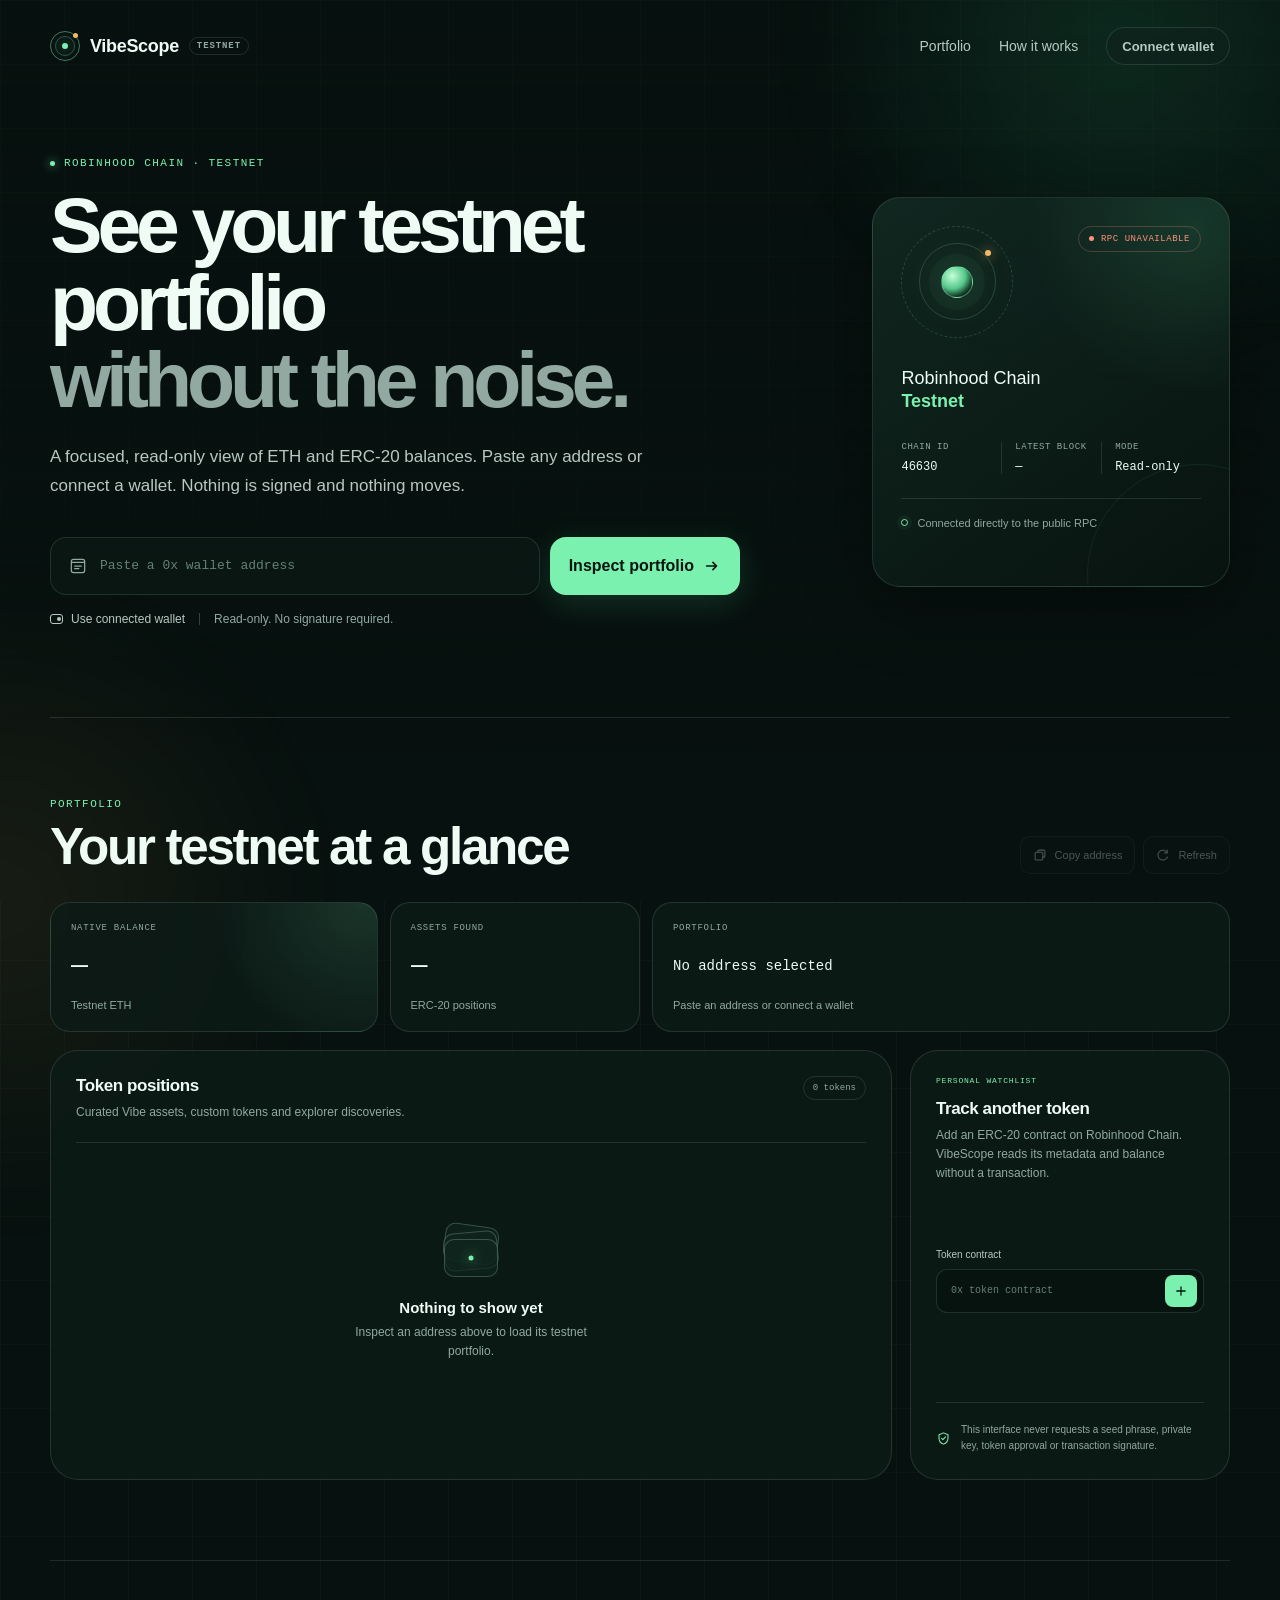
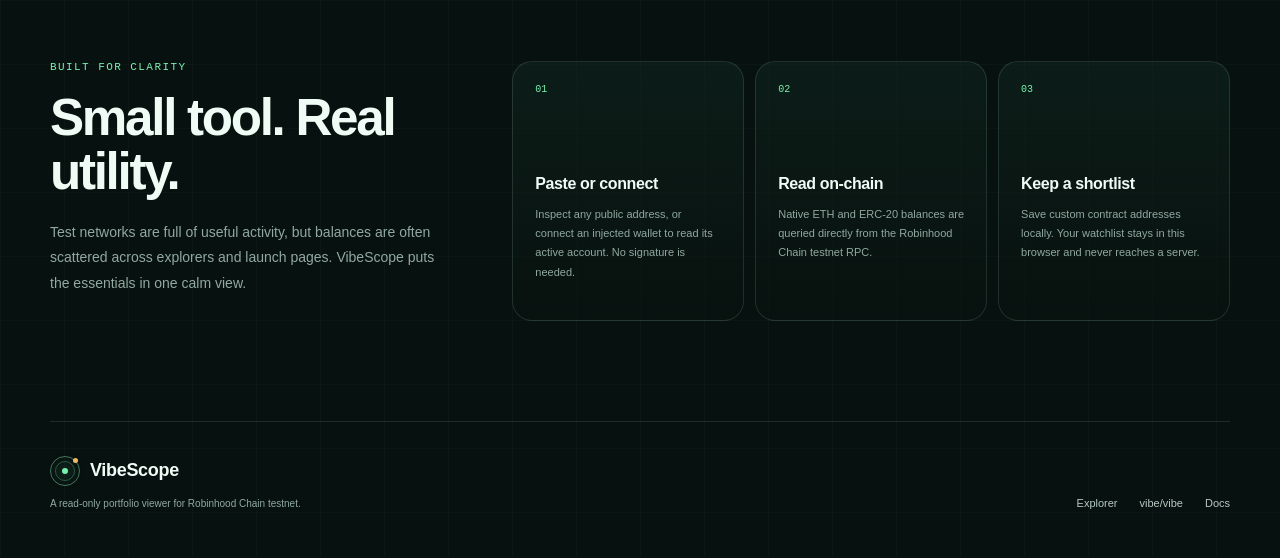
<file: index.html>
<!doctype html>
<html lang="en">
  <head>
    <meta charset="UTF-8" />
    <meta name="viewport" content="width=device-width, initial-scale=1.0" />
    <meta
      name="description"
      content="VibeScope is a read-only portfolio viewer for the Robinhood Chain testnet. Inspect ETH and ERC-20 balances without signing transactions."
    />
    <meta name="theme-color" content="#081311" />
    <meta property="og:title" content="VibeScope — Robinhood Chain portfolio viewer" />
    <meta
      property="og:description"
      content="A focused, read-only testnet portfolio explorer. No signatures. No transactions. Just a clear view of your assets."
    />
    <meta property="og:type" content="website" />
    <title>VibeScope — Robinhood Chain portfolio viewer</title>
    <link rel="icon" href="favicon.svg" type="image/svg+xml" />
    <link rel="stylesheet" href="styles.css" />
  </head>
  <body>
    <div class="page-glow page-glow-one" aria-hidden="true"></div>
    <div class="page-glow page-glow-two" aria-hidden="true"></div>

    <header class="site-header">
      <a class="brand" href="#" aria-label="VibeScope home">
        <span class="brand-mark" aria-hidden="true">
          <span></span>
        </span>
        <span class="brand-name">VibeScope</span>
        <span class="brand-tag">testnet</span>
      </a>

      <nav class="site-nav" aria-label="Primary navigation">
        <a href="#portfolio">Portfolio</a>
        <a href="#how-it-works">How it works</a>
        <button class="button button-small button-ghost" type="button" data-connect>
          Connect wallet
        </button>
      </nav>
    </header>

    <main>
      <section class="hero" aria-labelledby="hero-title">
        <div class="hero-copy">
          <div class="eyebrow">
            <span class="eyebrow-dot" aria-hidden="true"></span>
            Robinhood Chain · Testnet
          </div>
          <h1 id="hero-title">
            See your testnet portfolio
            <span>without the noise.</span>
          </h1>
          <p class="hero-intro">
            A focused, read-only view of ETH and ERC-20 balances. Paste any
            address or connect a wallet. Nothing is signed and nothing moves.
          </p>

          <form class="address-form" id="addressForm">
            <label class="sr-only" for="addressInput">Wallet address</label>
            <div class="address-input-wrap">
              <svg viewBox="0 0 24 24" aria-hidden="true">
                <path
                  d="M4 7.5h16M6.5 4h11A2.5 2.5 0 0 1 20 6.5v11a2.5 2.5 0 0 1-2.5 2.5h-11A2.5 2.5 0 0 1 4 17.5v-11A2.5 2.5 0 0 1 6.5 4Z"
                />
                <path d="M8 12h8M8 15h5" />
              </svg>
              <input
                id="addressInput"
                name="address"
                type="text"
                inputmode="text"
                autocomplete="off"
                autocapitalize="off"
                spellcheck="false"
                placeholder="Paste a 0x wallet address"
                aria-describedby="addressHelp"
              />
            </div>
            <button class="button button-primary" id="inspectButton" type="submit">
              <span>Inspect portfolio</span>
              <svg viewBox="0 0 20 20" aria-hidden="true">
                <path d="M4 10h11M11 6l4 4-4 4" />
              </svg>
            </button>
          </form>

          <div class="hero-actions">
            <button class="text-button" type="button" data-connect>
              <span class="wallet-icon" aria-hidden="true"></span>
              Use connected wallet
            </button>
            <span class="action-divider" aria-hidden="true"></span>
            <span id="addressHelp">Read-only. No signature required.</span>
          </div>
        </div>

        <aside class="network-card" aria-label="Network status">
          <div class="network-card-top">
            <div class="network-orbit" aria-hidden="true">
              <span class="orbit orbit-one"></span>
              <span class="orbit orbit-two"></span>
              <span class="orbit-core"></span>
            </div>
            <span class="status-pill" id="networkStatus">
              <span class="status-dot" id="networkDot"></span>
              <span id="networkText">Checking network</span>
            </span>
          </div>

          <div class="network-title">
            <span>Robinhood Chain</span>
            <strong>Testnet</strong>
          </div>

          <dl class="network-facts">
            <div>
              <dt>Chain ID</dt>
              <dd>46630</dd>
            </div>
            <div>
              <dt>Latest block</dt>
              <dd id="blockNumber">—</dd>
            </div>
            <div>
              <dt>Mode</dt>
              <dd>Read-only</dd>
            </div>
          </dl>

          <div class="network-foot">
            <span class="pulse-ring" aria-hidden="true"></span>
            <span>Connected directly to the public RPC</span>
          </div>
        </aside>
      </section>

      <section class="portfolio-section" id="portfolio" aria-labelledby="portfolio-title">
        <div class="section-heading">
          <div>
            <p class="eyebrow">Portfolio</p>
            <h2 id="portfolio-title">Your testnet at a glance</h2>
          </div>
          <div class="portfolio-tools">
            <button class="icon-button" id="copyAddressButton" type="button" disabled>
              <svg viewBox="0 0 20 20" aria-hidden="true">
                <path d="M7 6V4.5A1.5 1.5 0 0 1 8.5 3h7A1.5 1.5 0 0 1 17 4.5v7a1.5 1.5 0 0 1-1.5 1.5H14" />
                <rect x="3" y="6" width="11" height="11" rx="1.5" />
              </svg>
              <span>Copy address</span>
            </button>
            <button class="icon-button" id="refreshButton" type="button" disabled>
              <svg viewBox="0 0 20 20" aria-hidden="true">
                <path d="M16 7a7 7 0 1 0 .3 5.8M16 3v4h-4" />
              </svg>
              <span>Refresh</span>
            </button>
          </div>
        </div>

        <div class="dashboard" id="dashboard" aria-busy="false">
          <div class="portfolio-summary">
            <article class="summary-card summary-balance">
              <span class="summary-label">Native balance</span>
              <strong id="statBalance">—</strong>
              <span class="summary-caption">Testnet ETH</span>
            </article>
            <article class="summary-card">
              <span class="summary-label">Assets found</span>
              <strong id="statAssets">—</strong>
              <span class="summary-caption">ERC-20 positions</span>
            </article>
            <article class="summary-card summary-address">
              <span class="summary-label">Portfolio</span>
              <strong id="statAddress">No address selected</strong>
              <span class="summary-caption" id="statAddressCaption">
                Paste an address or connect a wallet
              </span>
            </article>
          </div>

          <div class="assets-panel">
            <div class="panel-heading">
              <div>
                <h3>Token positions</h3>
                <p>Curated Vibe assets, custom tokens and explorer discoveries.</p>
              </div>
              <span class="asset-count" id="assetCount">0 tokens</span>
            </div>

            <div class="asset-state" id="assetState">
              <div class="empty-illustration" aria-hidden="true">
                <span></span>
                <span></span>
                <span></span>
              </div>
              <h4>Nothing to show yet</h4>
              <p>Inspect an address above to load its testnet portfolio.</p>
            </div>

            <div class="asset-grid" id="assetGrid" hidden></div>
            <p class="discovery-note" id="discoveryNote" hidden></p>
          </div>

          <aside class="watch-panel">
            <div>
              <span class="panel-kicker">Personal watchlist</span>
              <h3>Track another token</h3>
              <p>
                Add an ERC-20 contract on Robinhood Chain. VibeScope reads its
                metadata and balance without a transaction.
              </p>
            </div>

            <form id="addTokenForm">
              <label for="tokenAddressInput">Token contract</label>
              <div class="compact-input">
                <input
                  id="tokenAddressInput"
                  type="text"
                  autocomplete="off"
                  autocapitalize="off"
                  spellcheck="false"
                  placeholder="0x token contract"
                />
                <button id="addTokenButton" type="submit" aria-label="Add token">
                  <svg viewBox="0 0 20 20" aria-hidden="true">
                    <path d="M10 4v12M4 10h12" />
                  </svg>
                </button>
              </div>
              <p class="form-feedback" id="tokenFeedback" aria-live="polite"></p>
            </form>

            <div class="safety-note">
              <svg viewBox="0 0 20 20" aria-hidden="true">
                <path d="M10 2.5 16 5v4.6c0 3.6-2.3 6.6-6 7.9-3.7-1.3-6-4.3-6-7.9V5l6-2.5Z" />
                <path d="m7.5 9.8 1.7 1.7 3.5-3.7" />
              </svg>
              <span>
                This interface never requests a seed phrase, private key, token
                approval or transaction signature.
              </span>
            </div>
          </aside>
        </div>
      </section>

      <section class="how-section" id="how-it-works" aria-labelledby="how-title">
        <div class="how-heading">
          <p class="eyebrow">Built for clarity</p>
          <h2 id="how-title">Small tool. Real utility.</h2>
          <p>
            Test networks are full of useful activity, but balances are often
            scattered across explorers and launch pages. VibeScope puts the
            essentials in one calm view.
          </p>
        </div>

        <div class="feature-grid">
          <article class="feature-card">
            <span class="feature-number">01</span>
            <h3>Paste or connect</h3>
            <p>
              Inspect any public address, or connect an injected wallet to read
              its active account. No signature is needed.
            </p>
          </article>
          <article class="feature-card">
            <span class="feature-number">02</span>
            <h3>Read on-chain</h3>
            <p>
              Native ETH and ERC-20 balances are queried directly from the
              Robinhood Chain testnet RPC.
            </p>
          </article>
          <article class="feature-card">
            <span class="feature-number">03</span>
            <h3>Keep a shortlist</h3>
            <p>
              Save custom contract addresses locally. Your watchlist stays in
              this browser and never reaches a server.
            </p>
          </article>
        </div>
      </section>
    </main>

    <footer class="site-footer">
      <div>
        <a class="brand footer-brand" href="#" aria-label="VibeScope home">
          <span class="brand-mark" aria-hidden="true"><span></span></span>
          <span class="brand-name">VibeScope</span>
        </a>
        <p>A read-only portfolio viewer for Robinhood Chain testnet.</p>
      </div>
      <div class="footer-links">
        <a href="https://explorer.testnet.chain.robinhood.com" target="_blank" rel="noreferrer">
          Explorer
        </a>
        <a href="https://testnet.vibevibe.fun" target="_blank" rel="noreferrer">
          vibe/vibe
        </a>
        <a href="README.md">Docs</a>
      </div>
    </footer>

    <div class="toast" id="toast" role="status" aria-live="polite"></div>

    <script src="app.js" defer></script>
  </body>
</html>
</file>
<file: styles.css>
:root {
  color-scheme: dark;
  --bg: #07110f;
  --bg-raised: #0b1815;
  --panel: rgba(13, 28, 24, 0.82);
  --panel-solid: #0d1c18;
  --panel-hover: #11251f;
  --line: rgba(204, 255, 225, 0.12);
  --line-strong: rgba(204, 255, 225, 0.22);
  --text: #effcf5;
  --muted: #91a9a0;
  --muted-bright: #b7c9c1;
  --green: #7bf1b0;
  --green-bright: #b7ffd3;
  --green-dark: #123d2c;
  --mint: #b6f9d4;
  --amber: #f3ba65;
  --danger: #ff907d;
  --shadow: 0 20px 70px rgba(0, 0, 0, 0.32);
  --radius-xl: 28px;
  --radius-lg: 20px;
  --radius-md: 14px;
  --radius-sm: 10px;
  --font-display: "Avenir Next", "Helvetica Neue", Helvetica, sans-serif;
  --font-body: "Avenir Next", "Helvetica Neue", Helvetica, sans-serif;
  --font-mono: "SFMono-Regular", "Cascadia Code", "Roboto Mono", monospace;
}

* {
  box-sizing: border-box;
}

[hidden] {
  display: none !important;
}

html {
  scroll-behavior: smooth;
}

body {
  min-width: 320px;
  margin: 0;
  overflow-x: hidden;
  background:
    linear-gradient(rgba(255, 255, 255, 0.018) 1px, transparent 1px),
    linear-gradient(90deg, rgba(255, 255, 255, 0.018) 1px, transparent 1px),
    var(--bg);
  background-size: 64px 64px;
  color: var(--text);
  font-family: var(--font-body);
  -webkit-font-smoothing: antialiased;
}

body::before {
  position: fixed;
  z-index: -1;
  inset: 0;
  background: linear-gradient(180deg, rgba(7, 17, 15, 0.2), var(--bg) 85%);
  content: "";
  pointer-events: none;
}

a {
  color: inherit;
  text-decoration: none;
}

button,
input {
  font: inherit;
}

button {
  color: inherit;
}

button,
a {
  -webkit-tap-highlight-color: transparent;
}

button:focus-visible,
a:focus-visible,
input:focus-visible {
  outline: 2px solid var(--green);
  outline-offset: 3px;
}

::selection {
  background: rgba(123, 241, 176, 0.26);
  color: #fff;
}

.sr-only {
  position: absolute;
  width: 1px;
  height: 1px;
  padding: 0;
  margin: -1px;
  overflow: hidden;
  clip: rect(0, 0, 0, 0);
  white-space: nowrap;
  border: 0;
}

.page-glow {
  position: absolute;
  z-index: -1;
  width: 680px;
  height: 680px;
  border-radius: 50%;
  filter: blur(30px);
  pointer-events: none;
}

.page-glow-one {
  top: -300px;
  right: -180px;
  background: radial-gradient(circle, rgba(39, 144, 96, 0.2), transparent 66%);
}

.page-glow-two {
  top: 560px;
  left: -340px;
  background: radial-gradient(circle, rgba(206, 151, 73, 0.09), transparent 68%);
}

.site-header,
main,
.site-footer {
  width: min(1180px, calc(100% - 48px));
  margin-right: auto;
  margin-left: auto;
}

.site-header {
  display: flex;
  align-items: center;
  justify-content: space-between;
  min-height: 92px;
}

.brand {
  display: inline-flex;
  align-items: center;
  gap: 10px;
  font-weight: 650;
  letter-spacing: -0.02em;
}

.brand-mark {
  position: relative;
  display: grid;
  width: 30px;
  height: 30px;
  border: 1px solid rgba(158, 255, 202, 0.42);
  border-radius: 50%;
  place-items: center;
}

.brand-mark::before,
.brand-mark::after {
  position: absolute;
  border: 1px solid rgba(123, 241, 176, 0.3);
  border-radius: 50%;
  content: "";
}

.brand-mark::before {
  width: 18px;
  height: 18px;
}

.brand-mark::after {
  width: 6px;
  height: 6px;
  border: 0;
  background: var(--green);
  box-shadow: 0 0 14px rgba(123, 241, 176, 0.8);
}

.brand-mark span {
  position: absolute;
  top: 1px;
  right: 1px;
  width: 5px;
  height: 5px;
  border-radius: 50%;
  background: var(--amber);
}

.brand-name {
  font-size: 18px;
}

.brand-tag {
  padding: 3px 7px;
  border: 1px solid var(--line);
  border-radius: 999px;
  color: var(--muted);
  font-family: var(--font-mono);
  font-size: 9px;
  letter-spacing: 0.1em;
  text-transform: uppercase;
}

.site-nav {
  display: flex;
  align-items: center;
  gap: 28px;
  color: var(--muted-bright);
  font-size: 14px;
}

.site-nav > a {
  transition: color 180ms ease;
}

.site-nav > a:hover {
  color: var(--text);
}

.button {
  display: inline-flex;
  min-height: 46px;
  align-items: center;
  justify-content: center;
  gap: 9px;
  padding: 0 18px;
  border: 1px solid transparent;
  border-radius: 999px;
  cursor: pointer;
  font-weight: 650;
  transition:
    transform 180ms ease,
    border-color 180ms ease,
    background 180ms ease,
    color 180ms ease;
}

.button:hover {
  transform: translateY(-1px);
}

.button:active {
  transform: translateY(0);
}

.button:disabled {
  cursor: wait;
  opacity: 0.55;
  transform: none;
}

.button-small {
  min-height: 38px;
  padding: 0 15px;
  font-size: 13px;
}

.button-ghost {
  border-color: var(--line);
  background: rgba(16, 34, 29, 0.6);
}

.button-ghost:hover {
  border-color: var(--line-strong);
  background: var(--panel-hover);
}

.button-primary {
  min-width: 164px;
  background: var(--green);
  color: #07150f;
  box-shadow: 0 8px 32px rgba(90, 231, 155, 0.16);
}

.button-primary:hover {
  background: var(--green-bright);
}

.button-primary svg,
.compact-input button svg {
  width: 18px;
  fill: none;
  stroke: currentColor;
  stroke-linecap: round;
  stroke-linejoin: round;
  stroke-width: 1.8;
}

.hero {
  display: grid;
  min-height: 625px;
  align-items: center;
  gap: clamp(50px, 8vw, 120px);
  grid-template-columns: minmax(0, 1.45fr) minmax(320px, 0.72fr);
  padding: 62px 0 88px;
}

.hero-copy {
  max-width: 760px;
}

.eyebrow {
  display: flex;
  align-items: center;
  gap: 9px;
  margin: 0 0 18px;
  color: var(--green);
  font-family: var(--font-mono);
  font-size: 11px;
  letter-spacing: 0.13em;
  text-transform: uppercase;
}

.eyebrow-dot {
  width: 5px;
  height: 5px;
  border-radius: 50%;
  background: var(--green);
  box-shadow: 0 0 10px rgba(123, 241, 176, 0.85);
}

h1,
h2,
h3,
h4,
p {
  margin-top: 0;
}

h1 {
  max-width: 760px;
  margin-bottom: 24px;
  font-size: clamp(52px, 6.15vw, 88px);
  font-weight: 560;
  letter-spacing: -0.065em;
  line-height: 0.98;
}

h1 span {
  display: block;
  color: var(--muted);
}

.hero-intro {
  max-width: 610px;
  margin-bottom: 36px;
  color: var(--muted-bright);
  font-size: 17px;
  line-height: 1.7;
}

.address-form {
  display: grid;
  max-width: 690px;
  gap: 10px;
  grid-template-columns: minmax(0, 1fr) auto;
}

.address-input-wrap {
  display: flex;
  height: 58px;
  align-items: center;
  gap: 12px;
  padding: 0 17px;
  border: 1px solid var(--line);
  border-radius: 16px;
  background: rgba(11, 24, 21, 0.8);
  backdrop-filter: blur(14px);
  transition:
    border-color 180ms ease,
    box-shadow 180ms ease;
}

.address-input-wrap:focus-within {
  border-color: rgba(123, 241, 176, 0.44);
  box-shadow: 0 0 0 4px rgba(123, 241, 176, 0.06);
}

.address-input-wrap svg {
  width: 20px;
  flex: 0 0 auto;
  fill: none;
  stroke: var(--muted);
  stroke-linecap: round;
  stroke-linejoin: round;
  stroke-width: 1.5;
}

.address-input-wrap input {
  width: 100%;
  min-width: 0;
  padding: 0;
  border: 0;
  outline: 0;
  background: transparent;
  color: var(--text);
  font-family: var(--font-mono);
  font-size: 13px;
}

.address-input-wrap input::placeholder,
.compact-input input::placeholder {
  color: #668078;
}

.address-form .button {
  height: 58px;
  border-radius: 16px;
}

.hero-actions {
  display: flex;
  align-items: center;
  gap: 14px;
  margin-top: 17px;
  color: var(--muted);
  font-size: 12px;
}

.text-button {
  display: inline-flex;
  align-items: center;
  gap: 8px;
  padding: 0;
  border: 0;
  background: transparent;
  color: var(--muted-bright);
  cursor: pointer;
  font-size: 12px;
}

.text-button:hover {
  color: var(--text);
}

.wallet-icon {
  position: relative;
  width: 13px;
  height: 10px;
  border: 1px solid currentColor;
  border-radius: 3px;
}

.wallet-icon::after {
  position: absolute;
  top: 2px;
  right: 1px;
  width: 4px;
  height: 4px;
  border-radius: 50%;
  background: currentColor;
  content: "";
}

.action-divider {
  width: 1px;
  height: 12px;
  background: var(--line-strong);
}

.network-card {
  position: relative;
  overflow: hidden;
  min-height: 390px;
  padding: 28px;
  border: 1px solid var(--line);
  border-radius: var(--radius-xl);
  background:
    radial-gradient(circle at 90% 8%, rgba(84, 206, 147, 0.14), transparent 34%),
    linear-gradient(145deg, rgba(18, 40, 33, 0.94), rgba(8, 19, 16, 0.94));
  box-shadow: var(--shadow);
}

.network-card::before {
  position: absolute;
  width: 220px;
  height: 220px;
  right: -80px;
  bottom: -100px;
  border: 1px solid rgba(123, 241, 176, 0.08);
  border-radius: 50%;
  content: "";
}

.network-card-top {
  display: flex;
  align-items: flex-start;
  justify-content: space-between;
}

.network-orbit {
  position: relative;
  display: grid;
  width: 112px;
  height: 112px;
  place-items: center;
}

.orbit {
  position: absolute;
  border: 1px solid rgba(169, 255, 208, 0.17);
  border-radius: 50%;
}

.orbit-one {
  width: 100%;
  height: 100%;
  border-style: dashed;
  animation: orbit-spin 22s linear infinite;
}

.orbit-two {
  width: 68%;
  height: 68%;
}

.orbit-two::after {
  position: absolute;
  top: 6px;
  right: 4px;
  width: 6px;
  height: 6px;
  border-radius: 50%;
  background: var(--amber);
  box-shadow: 0 0 12px rgba(243, 186, 101, 0.8);
  content: "";
}

.orbit-core {
  width: 32px;
  height: 32px;
  border: 1px solid rgba(123, 241, 176, 0.45);
  border-radius: 50%;
  background: radial-gradient(circle at 35% 30%, #c4ffda, #55c88a 45%, #123524 72%);
  box-shadow:
    0 0 0 12px rgba(123, 241, 176, 0.04),
    0 0 40px rgba(123, 241, 176, 0.2);
}

.status-pill {
  display: inline-flex;
  align-items: center;
  gap: 7px;
  padding: 7px 10px;
  border: 1px solid var(--line);
  border-radius: 999px;
  color: var(--muted-bright);
  font-family: var(--font-mono);
  font-size: 9px;
  letter-spacing: 0.06em;
  text-transform: uppercase;
}

.status-pill.is-online {
  border-color: rgba(123, 241, 176, 0.2);
  background: rgba(123, 241, 176, 0.05);
  color: var(--green-bright);
}

.status-pill.is-offline {
  border-color: rgba(255, 144, 125, 0.24);
  color: var(--danger);
}

.status-dot {
  width: 5px;
  height: 5px;
  border-radius: 50%;
  background: var(--amber);
}

.is-online .status-dot {
  background: var(--green);
  box-shadow: 0 0 9px rgba(123, 241, 176, 0.8);
}

.is-offline .status-dot {
  background: var(--danger);
}

.network-title {
  position: relative;
  z-index: 1;
  display: flex;
  flex-direction: column;
  gap: 2px;
  margin-top: 30px;
  font-size: 18px;
}

.network-title strong {
  color: var(--green);
  font-weight: 600;
}

.network-facts {
  position: relative;
  z-index: 1;
  display: grid;
  margin: 30px 0 24px;
  grid-template-columns: repeat(3, 1fr);
}

.network-facts > div {
  padding: 0 13px;
  border-left: 1px solid var(--line);
}

.network-facts > div:first-child {
  padding-left: 0;
  border-left: 0;
}

.network-facts dt {
  margin-bottom: 8px;
  color: var(--muted);
  font-family: var(--font-mono);
  font-size: 9px;
  letter-spacing: 0.06em;
  text-transform: uppercase;
}

.network-facts dd {
  margin: 0;
  font-family: var(--font-mono);
  font-size: 12px;
}

.network-foot {
  position: relative;
  z-index: 1;
  display: flex;
  align-items: center;
  gap: 9px;
  padding-top: 18px;
  border-top: 1px solid var(--line);
  color: var(--muted);
  font-size: 11px;
}

.pulse-ring {
  width: 7px;
  height: 7px;
  border: 1px solid var(--green);
  border-radius: 50%;
  box-shadow: 0 0 0 4px rgba(123, 241, 176, 0.05);
}

.portfolio-section {
  padding: 80px 0;
  border-top: 1px solid var(--line);
}

.section-heading {
  display: flex;
  align-items: flex-end;
  justify-content: space-between;
  gap: 24px;
  margin-bottom: 28px;
}

.section-heading .eyebrow {
  margin-bottom: 10px;
}

h2 {
  margin-bottom: 0;
  font-size: clamp(34px, 4vw, 53px);
  font-weight: 560;
  letter-spacing: -0.045em;
  line-height: 1.05;
}

.portfolio-tools {
  display: flex;
  gap: 8px;
}

.icon-button {
  display: inline-flex;
  min-height: 38px;
  align-items: center;
  gap: 8px;
  padding: 0 12px;
  border: 1px solid var(--line);
  border-radius: 10px;
  background: rgba(13, 28, 24, 0.65);
  color: var(--muted-bright);
  cursor: pointer;
  font-size: 11px;
}

.icon-button:hover:not(:disabled) {
  border-color: var(--line-strong);
  color: var(--text);
}

.icon-button:disabled {
  cursor: default;
  opacity: 0.38;
}

.icon-button svg {
  width: 14px;
  fill: none;
  stroke: currentColor;
  stroke-linecap: round;
  stroke-linejoin: round;
  stroke-width: 1.5;
}

.dashboard {
  display: grid;
  gap: 18px;
  grid-template-columns: minmax(0, 1fr) 320px;
}

.portfolio-summary {
  display: grid;
  gap: 12px;
  grid-column: 1 / -1;
  grid-template-columns: 0.85fr 0.65fr 1.5fr;
}

.summary-card {
  display: flex;
  min-height: 130px;
  flex-direction: column;
  justify-content: space-between;
  padding: 20px;
  border: 1px solid var(--line);
  border-radius: var(--radius-lg);
  background: var(--panel);
}

.summary-card strong {
  overflow: hidden;
  font-family: var(--font-mono);
  font-size: clamp(20px, 2.2vw, 29px);
  font-weight: 500;
  letter-spacing: -0.05em;
  text-overflow: ellipsis;
  white-space: nowrap;
}

.summary-balance {
  background:
    radial-gradient(circle at 95% 0%, rgba(123, 241, 176, 0.13), transparent 44%),
    var(--panel);
}

.summary-label {
  color: var(--muted);
  font-family: var(--font-mono);
  font-size: 9px;
  letter-spacing: 0.08em;
  text-transform: uppercase;
}

.summary-caption {
  color: var(--muted);
  font-size: 11px;
}

.summary-address strong {
  font-size: 14px;
  letter-spacing: 0;
}

.assets-panel,
.watch-panel {
  border: 1px solid var(--line);
  border-radius: var(--radius-xl);
  background: var(--panel);
}

.assets-panel {
  min-height: 430px;
  padding: 25px;
}

.panel-heading {
  display: flex;
  align-items: flex-start;
  justify-content: space-between;
  gap: 20px;
  padding-bottom: 20px;
  border-bottom: 1px solid var(--line);
}

.panel-heading h3,
.watch-panel h3 {
  margin-bottom: 7px;
  font-size: 17px;
  font-weight: 600;
  letter-spacing: -0.025em;
}

.panel-heading p,
.watch-panel p {
  margin-bottom: 0;
  color: var(--muted);
  font-size: 12px;
  line-height: 1.6;
}

.asset-count {
  flex: 0 0 auto;
  padding: 6px 9px;
  border: 1px solid var(--line);
  border-radius: 999px;
  color: var(--muted);
  font-family: var(--font-mono);
  font-size: 9px;
}

.asset-state {
  display: flex;
  min-height: 300px;
  flex-direction: column;
  align-items: center;
  justify-content: center;
  text-align: center;
}

.asset-state h4 {
  margin: 20px 0 7px;
  font-size: 15px;
  font-weight: 600;
}

.asset-state p {
  max-width: 280px;
  margin-bottom: 0;
  color: var(--muted);
  font-size: 12px;
  line-height: 1.6;
}

.empty-illustration {
  position: relative;
  width: 74px;
  height: 54px;
}

.empty-illustration span {
  position: absolute;
  left: 50%;
  width: 54px;
  height: 38px;
  border: 1px solid var(--line-strong);
  border-radius: 10px;
  background: rgba(17, 37, 31, 0.7);
  transform: translateX(-50%) rotate(8deg);
}

.empty-illustration span:nth-child(2) {
  top: 7px;
  transform: translateX(-50%) rotate(-5deg);
}

.empty-illustration span:nth-child(3) {
  top: 14px;
  transform: translateX(-50%);
}

.empty-illustration span:nth-child(3)::after {
  position: absolute;
  top: 50%;
  left: 50%;
  width: 5px;
  height: 5px;
  border-radius: 50%;
  background: var(--green);
  box-shadow: 0 0 12px rgba(123, 241, 176, 0.8);
  content: "";
  transform: translate(-50%, -50%);
}

.asset-grid {
  display: grid;
  gap: 10px;
  padding-top: 18px;
  grid-template-columns: repeat(2, minmax(0, 1fr));
}

.asset-card {
  position: relative;
  display: grid;
  gap: 14px;
  padding: 16px;
  border: 1px solid var(--line);
  border-radius: var(--radius-md);
  background: rgba(9, 20, 17, 0.58);
  transition:
    border-color 180ms ease,
    background 180ms ease,
    transform 180ms ease;
}

.asset-card:hover {
  border-color: var(--line-strong);
  background: rgba(17, 37, 31, 0.72);
  transform: translateY(-1px);
}

.asset-card-top,
.asset-card-bottom {
  display: flex;
  align-items: center;
  justify-content: space-between;
  gap: 10px;
}

.asset-identity {
  display: flex;
  min-width: 0;
  align-items: center;
  gap: 10px;
}

.token-avatar {
  display: grid;
  width: 34px;
  height: 34px;
  flex: 0 0 auto;
  border: 1px solid rgba(123, 241, 176, 0.18);
  border-radius: 10px;
  background:
    linear-gradient(135deg, rgba(123, 241, 176, 0.16), rgba(123, 241, 176, 0.02)),
    #10231d;
  color: var(--green-bright);
  font-family: var(--font-mono);
  font-size: 10px;
  font-weight: 700;
  place-items: center;
}

.asset-name {
  overflow: hidden;
}

.asset-name strong,
.asset-name span {
  display: block;
  overflow: hidden;
  text-overflow: ellipsis;
  white-space: nowrap;
}

.asset-name strong {
  margin-bottom: 2px;
  font-size: 12px;
  font-weight: 600;
}

.asset-name span {
  color: var(--muted);
  font-family: var(--font-mono);
  font-size: 9px;
}

.source-tag {
  flex: 0 0 auto;
  padding: 4px 6px;
  border: 1px solid var(--line);
  border-radius: 6px;
  color: var(--muted);
  font-family: var(--font-mono);
  font-size: 7px;
  letter-spacing: 0.06em;
  text-transform: uppercase;
}

.asset-amount {
  font-family: var(--font-mono);
  font-size: 17px;
  letter-spacing: -0.04em;
}

.asset-contract {
  color: var(--muted);
  font-family: var(--font-mono);
  font-size: 9px;
}

.asset-actions {
  display: flex;
  align-items: center;
  gap: 8px;
}

.mini-button {
  display: inline-grid;
  width: 24px;
  height: 24px;
  border: 1px solid var(--line);
  border-radius: 7px;
  background: transparent;
  color: var(--muted);
  cursor: pointer;
  place-items: center;
}

.mini-button:hover {
  border-color: var(--line-strong);
  color: var(--text);
}

.mini-button svg {
  width: 11px;
  fill: none;
  stroke: currentColor;
  stroke-linecap: round;
  stroke-linejoin: round;
  stroke-width: 1.5;
}

.discovery-note {
  margin: 16px 0 0;
  color: var(--muted);
  font-size: 10px;
  line-height: 1.5;
}

.watch-panel {
  display: flex;
  flex-direction: column;
  justify-content: space-between;
  gap: 26px;
  padding: 25px;
}

.panel-kicker {
  display: block;
  margin-bottom: 14px;
  color: var(--green);
  font-family: var(--font-mono);
  font-size: 8px;
  letter-spacing: 0.1em;
  text-transform: uppercase;
}

.watch-panel form label {
  display: block;
  margin-bottom: 9px;
  color: var(--muted-bright);
  font-size: 10px;
}

.compact-input {
  display: flex;
  height: 44px;
  align-items: center;
  gap: 8px;
  padding: 0 6px 0 12px;
  border: 1px solid var(--line);
  border-radius: 11px;
  background: rgba(7, 17, 15, 0.65);
}

.compact-input:focus-within {
  border-color: rgba(123, 241, 176, 0.38);
}

.compact-input input {
  width: 100%;
  min-width: 0;
  border: 0;
  outline: 0;
  background: transparent;
  color: var(--text);
  font-family: var(--font-mono);
  font-size: 10px;
}

.compact-input button {
  display: grid;
  width: 32px;
  height: 32px;
  flex: 0 0 auto;
  border: 0;
  border-radius: 8px;
  background: var(--green);
  color: #07150f;
  cursor: pointer;
  place-items: center;
}

.compact-input button:disabled {
  cursor: wait;
  opacity: 0.55;
}

.compact-input button svg {
  width: 14px;
}

.form-feedback {
  min-height: 16px;
  margin: 8px 0 0;
  color: var(--muted);
  font-size: 9px;
  line-height: 1.5;
}

.form-feedback.is-error {
  color: var(--danger);
}

.form-feedback.is-success {
  color: var(--green);
}

.safety-note {
  display: flex;
  gap: 10px;
  padding-top: 19px;
  border-top: 1px solid var(--line);
  color: var(--muted);
  font-size: 10px;
  line-height: 1.6;
}

.safety-note svg {
  width: 15px;
  flex: 0 0 auto;
  margin-top: 1px;
  fill: none;
  stroke: var(--green);
  stroke-linecap: round;
  stroke-linejoin: round;
  stroke-width: 1.4;
}

.dashboard.is-loading .asset-state {
  opacity: 0.35;
}

.dashboard.is-loading .summary-card strong {
  color: transparent;
  border-radius: 6px;
  background: linear-gradient(
    90deg,
    rgba(255, 255, 255, 0.04),
    rgba(255, 255, 255, 0.1),
    rgba(255, 255, 255, 0.04)
  );
  background-size: 200% 100%;
  animation: shimmer 1.4s linear infinite;
}

.how-section {
  display: grid;
  gap: 70px;
  padding: 100px 0;
  border-top: 1px solid var(--line);
  grid-template-columns: 0.82fr 1.5fr;
}

.how-heading p:last-child {
  max-width: 400px;
  margin: 22px 0 0;
  color: var(--muted);
  font-size: 14px;
  line-height: 1.8;
}

.feature-grid {
  display: grid;
  gap: 11px;
  grid-template-columns: repeat(3, 1fr);
}

.feature-card {
  min-height: 260px;
  padding: 22px;
  border: 1px solid var(--line);
  border-radius: var(--radius-lg);
  background:
    linear-gradient(180deg, rgba(17, 37, 31, 0.58), rgba(8, 19, 16, 0.55));
}

.feature-number {
  display: block;
  margin-bottom: 80px;
  color: var(--green);
  font-family: var(--font-mono);
  font-size: 10px;
}

.feature-card h3 {
  margin-bottom: 12px;
  font-size: 16px;
  font-weight: 600;
  letter-spacing: -0.025em;
}

.feature-card p {
  margin-bottom: 0;
  color: var(--muted);
  font-size: 11px;
  line-height: 1.75;
}

.site-footer {
  display: flex;
  align-items: flex-end;
  justify-content: space-between;
  gap: 30px;
  padding: 34px 0 48px;
  border-top: 1px solid var(--line);
}

.footer-brand {
  margin-bottom: 12px;
}

.site-footer p {
  margin-bottom: 0;
  color: var(--muted);
  font-size: 10px;
}

.footer-links {
  display: flex;
  gap: 22px;
  color: var(--muted-bright);
  font-size: 11px;
}

.footer-links a:hover {
  color: var(--text);
}

.toast {
  position: fixed;
  z-index: 20;
  right: 24px;
  bottom: 24px;
  max-width: min(360px, calc(100vw - 48px));
  padding: 13px 16px;
  border: 1px solid var(--line-strong);
  border-radius: 12px;
  background: rgba(11, 26, 22, 0.96);
  box-shadow: var(--shadow);
  color: var(--text);
  font-size: 12px;
  line-height: 1.5;
  opacity: 0;
  pointer-events: none;
  transform: translateY(10px);
  transition:
    opacity 180ms ease,
    transform 180ms ease;
}

.toast.is-visible {
  opacity: 1;
  transform: translateY(0);
}

.toast.is-error {
  border-color: rgba(255, 144, 125, 0.3);
  color: #ffd2ca;
}

@keyframes orbit-spin {
  to {
    transform: rotate(360deg);
  }
}

@keyframes shimmer {
  to {
    background-position: -200% 0;
  }
}

@media (max-width: 980px) {
  .hero {
    min-height: auto;
    grid-template-columns: 1fr;
    padding-top: 55px;
  }

  .network-card {
    min-height: 330px;
  }

  .dashboard {
    grid-template-columns: 1fr;
  }

  .portfolio-summary {
    grid-template-columns: repeat(2, 1fr);
  }

  .summary-address {
    grid-column: 1 / -1;
  }

  .how-section {
    gap: 45px;
    grid-template-columns: 1fr;
  }

  .how-heading p:last-child {
    max-width: 600px;
  }
}

@media (max-width: 720px) {
  .site-header,
  main,
  .site-footer {
    width: min(100% - 28px, 1180px);
  }

  .site-header {
    min-height: 74px;
  }

  .site-nav > a {
    display: none;
  }

  .brand-tag {
    display: none;
  }

  .hero {
    gap: 42px;
    padding: 38px 0 60px;
  }

  h1 {
    font-size: clamp(44px, 15vw, 66px);
  }

  .hero-intro {
    font-size: 15px;
  }

  .address-form {
    grid-template-columns: 1fr;
  }

  .address-form .button {
    width: 100%;
  }

  .hero-actions {
    flex-wrap: wrap;
  }

  .network-card {
    padding: 22px;
  }

  .network-facts {
    gap: 14px;
    grid-template-columns: 1fr;
  }

  .network-facts > div,
  .network-facts > div:first-child {
    padding: 0;
    border: 0;
  }

  .section-heading {
    align-items: flex-start;
    flex-direction: column;
  }

  .portfolio-tools {
    width: 100%;
  }

  .icon-button {
    justify-content: center;
    flex: 1;
  }

  .portfolio-summary {
    grid-template-columns: 1fr;
  }

  .summary-address {
    grid-column: auto;
  }

  .assets-panel,
  .watch-panel {
    border-radius: var(--radius-lg);
  }

  .assets-panel {
    padding: 18px;
  }

  .asset-grid {
    grid-template-columns: 1fr;
  }

  .feature-grid {
    grid-template-columns: 1fr;
  }

  .feature-card {
    min-height: auto;
  }

  .feature-number {
    margin-bottom: 45px;
  }

  .site-footer {
    align-items: flex-start;
    flex-direction: column;
  }
}

@media (prefers-reduced-motion: reduce) {
  html {
    scroll-behavior: auto;
  }

  *,
  *::before,
  *::after {
    animation-duration: 0.01ms !important;
    animation-iteration-count: 1 !important;
    transition-duration: 0.01ms !important;
  }
}
</file>
